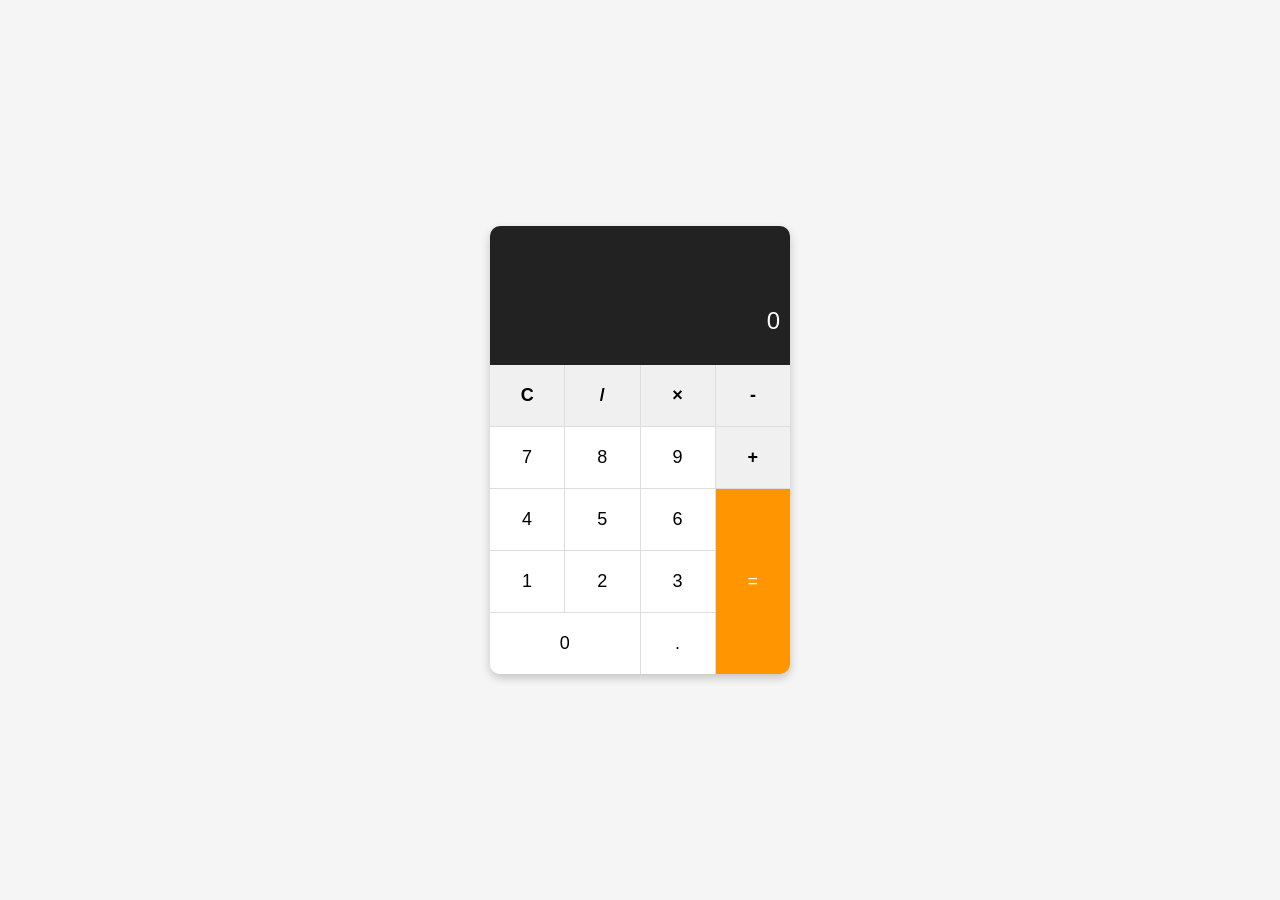
<file: Web-Dev-Assesment/Calculator/index.html>
<!DOCTYPE html>
<html lang="en">
<head>
    <meta charset="UTF-8">
    <meta name="viewport" content="width=device-width, initial-scale=1.0">
    <title>Basic Calculator</title>
    <link rel="stylesheet" href="style.css">
</head>
<body>
    <div class="calculator">
        <div class="display">
            <input type="text" id="expression" readonly>
            <input type="text" id="result" readonly>
        </div>
        <div class="buttons">
            <button class="btn operator" onclick="clearDisplay()">C</button>
            <button class="btn operator" onclick="appendOperator('/')">/</button>
            <button class="btn operator" onclick="appendOperator('*')">×</button>
            <button class="btn operator" onclick="appendOperator('-')">-</button>
            
            <button class="btn" onclick="appendNumber('7')">7</button>
            <button class="btn" onclick="appendNumber('8')">8</button>
            <button class="btn" onclick="appendNumber('9')">9</button>
            <button class="btn operator" onclick="appendOperator('+')">+</button>
            
            <button class="btn" onclick="appendNumber('4')">4</button>
            <button class="btn" onclick="appendNumber('5')">5</button>
            <button class="btn" onclick="appendNumber('6')">6</button>
            <button class="btn equals" onclick="calculate()">=</button>
            
            <button class="btn" onclick="appendNumber('1')">1</button>
            <button class="btn" onclick="appendNumber('2')">2</button>
            <button class="btn" onclick="appendNumber('3')">3</button>
            
            <button class="btn zero" onclick="appendNumber('0')">0</button>
            <button class="btn" onclick="appendDecimal()">.</button>
        </div>
    </div>
    <script src="script.js"></script>
</body>
</html>
</file>
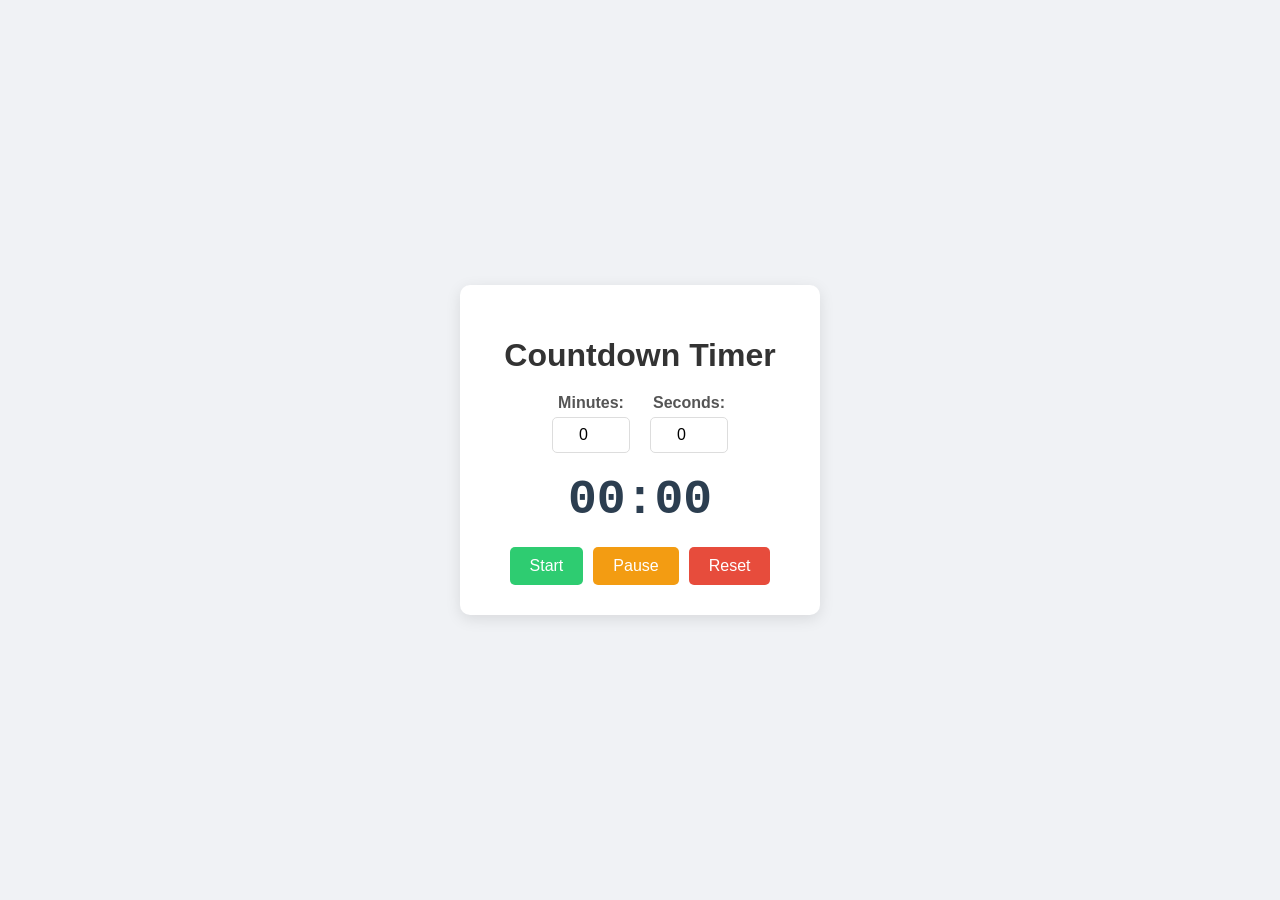
<file: Web-Dev-Assesment/Countdown-Timer/index.html>
<!DOCTYPE html>
<html lang="en">
<head>
    <meta charset="UTF-8">
    <meta name="viewport" content="width=device-width, initial-scale=1.0">
    <title>Countdown Timer</title>
    <link rel="stylesheet" href="style.css">
</head>
<body>
    <div class="timer-container">
        <h1>Countdown Timer</h1>
        
        <div class="time-input">
            <div class="input-group">
                <label for="minutes">Minutes:</label>
                <input type="number" id="minutes" min="0" max="59" value="0">
            </div>
            <div class="input-group">
                <label for="seconds">Seconds:</label>
                <input type="number" id="seconds" min="0" max="59" value="0">
            </div>
        </div>
        
        <div class="display" id="display">00:00</div>
        
        <div class="controls">
            <button id="startBtn">Start</button>
            <button id="pauseBtn">Pause</button>
            <button id="resetBtn">Reset</button>
        </div>
    </div>

    <script src="script.js"></script>
</body>
</html>
</file>
<file: Web-Dev-Assesment/Calculator/style.css>
body {
    font-family: Arial, sans-serif;
    display: flex;
    justify-content: center;
    align-items: center;
    height: 100vh;
    margin: 0;
    background-color: #f5f5f5;
}

.calculator {
    width: 300px;
    background-color: #fff;
    border-radius: 10px;
    box-shadow: 0 4px 10px rgba(0, 0, 0, 0.2);
    overflow: hidden;
}

.display {
    padding: 20px;
    background-color: #222;
    text-align: right;
    display: flex;
    flex-direction: column;
    gap: 10px;
}

.display input {
    width: 100%;
    padding: 10px;
    font-size: 24px;
    border: none;
    background-color: #222;
    color: white;
    text-align: right;
}

.buttons {
    display: grid;
    grid-template-columns: repeat(4, 1fr);
    gap: 1px;
    background-color: #ddd;
}

.btn {
    border: none;
    padding: 20px;
    font-size: 18px;
    cursor: pointer;
    background-color: #fff;
    transition: background-color 0.2s;
}

.btn:hover {
    background-color: #eee;
}

.operator {
    background-color: #f0f0f0;
    font-weight: bold;
}

.operator:hover {
    background-color: #e0e0e0;
}

.equals {
    background-color: #ff9500;
    color: white;
    grid-row: span 3;
}

.equals:hover {
    background-color: #e68600;
}

.zero {
    grid-column: span 2;
}

#expression {
    font-size: 18px;
    color: #aaa;
}
</file>
<file: Web-Dev-Assesment/Countdown-Timer/style.css>
body {
    font-family: 'Arial', sans-serif;
    display: flex;
    justify-content: center;
    align-items: center;
    height: 100vh;
    margin: 0;
    background-color: #f0f2f5;
}

.timer-container {
    background-color: white;
    border-radius: 10px;
    box-shadow: 0 4px 15px rgba(0, 0, 0, 0.1);
    padding: 30px;
    text-align: center;
    width: 300px;
}

h1 {
    color: #333;
    margin-bottom: 20px;
}

.time-input {
    display: flex;
    justify-content: center;
    gap: 20px;
    margin-bottom: 20px;
}

.input-group {
    display: flex;
    flex-direction: column;
    align-items: center;
}

label {
    margin-bottom: 5px;
    font-weight: bold;
    color: #555;
}

input {
    width: 60px;
    padding: 8px;
    border: 1px solid #ddd;
    border-radius: 5px;
    text-align: center;
    font-size: 16px;
}

.display {
    font-size: 48px;
    font-weight: bold;
    margin: 20px 0;
    color: #2c3e50;
    font-family: 'Courier New', monospace;
}

.controls {
    display: flex;
    justify-content: center;
    gap: 10px;
}

button {
    padding: 10px 20px;
    border: none;
    border-radius: 5px;
    font-size: 16px;
    cursor: pointer;
    transition: background-color 0.3s;
}

#startBtn {
    background-color: #2ecc71;
    color: white;
}

#startBtn:hover {
    background-color: #27ae60;
}

#pauseBtn {
    background-color: #f39c12;
    color: white;
}

#pauseBtn:hover {
    background-color: #d35400;
}

#resetBtn {
    background-color: #e74c3c;
    color: white;
}

#resetBtn:hover {
    background-color: #c0392b;
}
</file>
